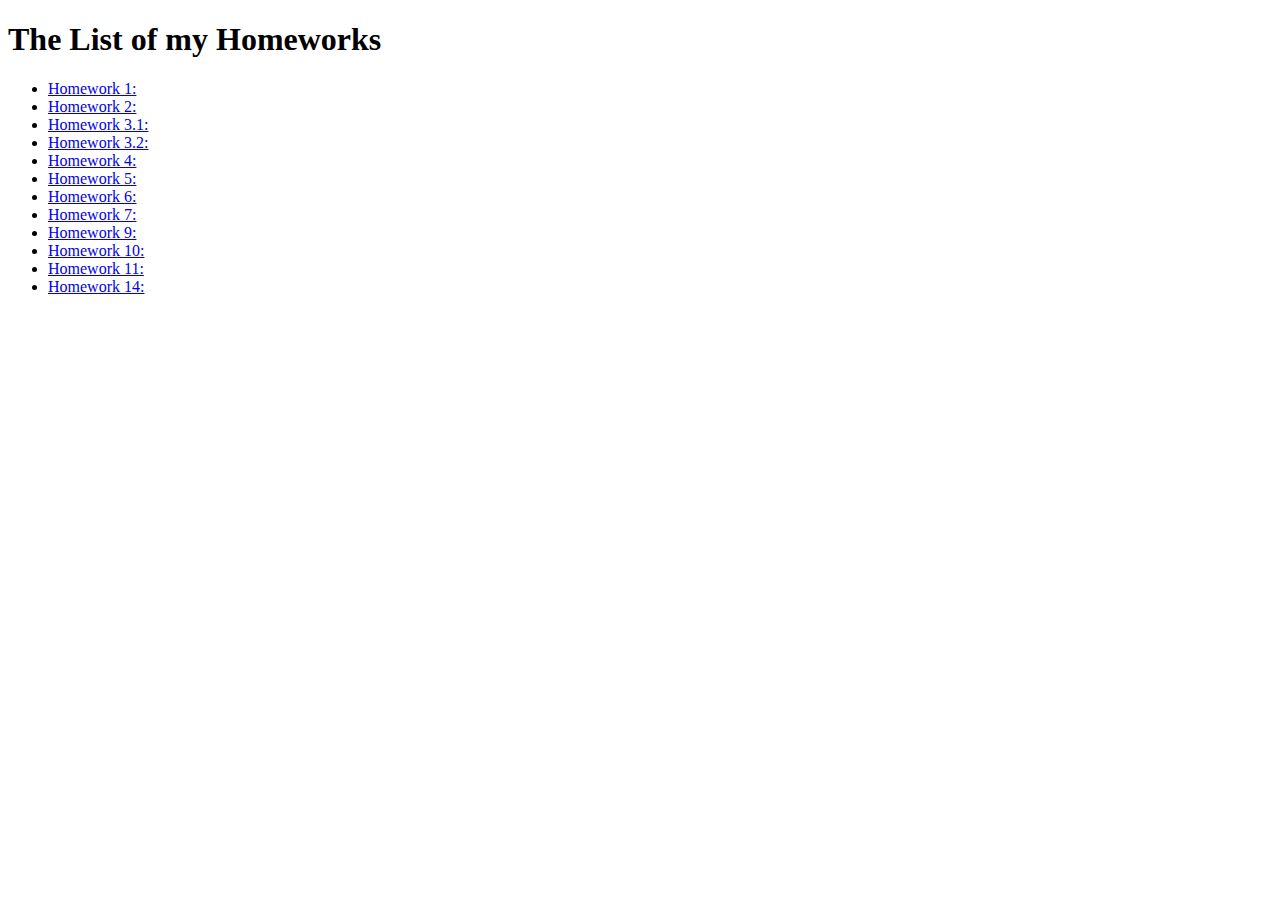
<file: index.html>
<!DOCTYPE html>
<html lang="en">
<head>
    <meta charset="UTF-8">
    <meta name="viewport" content="width=device-width, initial-scale=1.0">
    <title>My Homeworks</title>
</head>
<body>
    <h1>The List of my Homeworks</h1>
    <ul>
        <li><a href="hw_01/index.html"> Homework 1:</a></li>
        <li><a href="hw_02/index.html"> Homework 2:</a></li>
        <li><a href="hw_03/task_01/index.html"> Homework 3.1:</a></li>
        <li><a href="hw_03/task_02/index.html"> Homework 3.2:</a></li>
        <li><a href="hw_04/index.html"> Homework 4:</a></li>
        <li><a href="hw_05/index.html"> Homework 5:</a></li>
        <li><a href="hw_06/index.html"> Homework 6:</a></li>
        <li><a href="hw_07/index.html"> Homework 7:</a></li>
        <!-- <li><a href="hw_08/index.html"> Homework 8:</a></li> -->
        <li><a href="./hw_09/index.html"> Homework 9:</a></li>
        <li><a href="./hw_10/index.html"> Homework 10:</a></li>
        <li><a href="./hw_11/index.html"> Homework 11:</a></li>
        <li><a href="./hw_14/index.html/index.html"> Homework 14:</a></li>
        

    </ul>
</body>
</html>
</file>
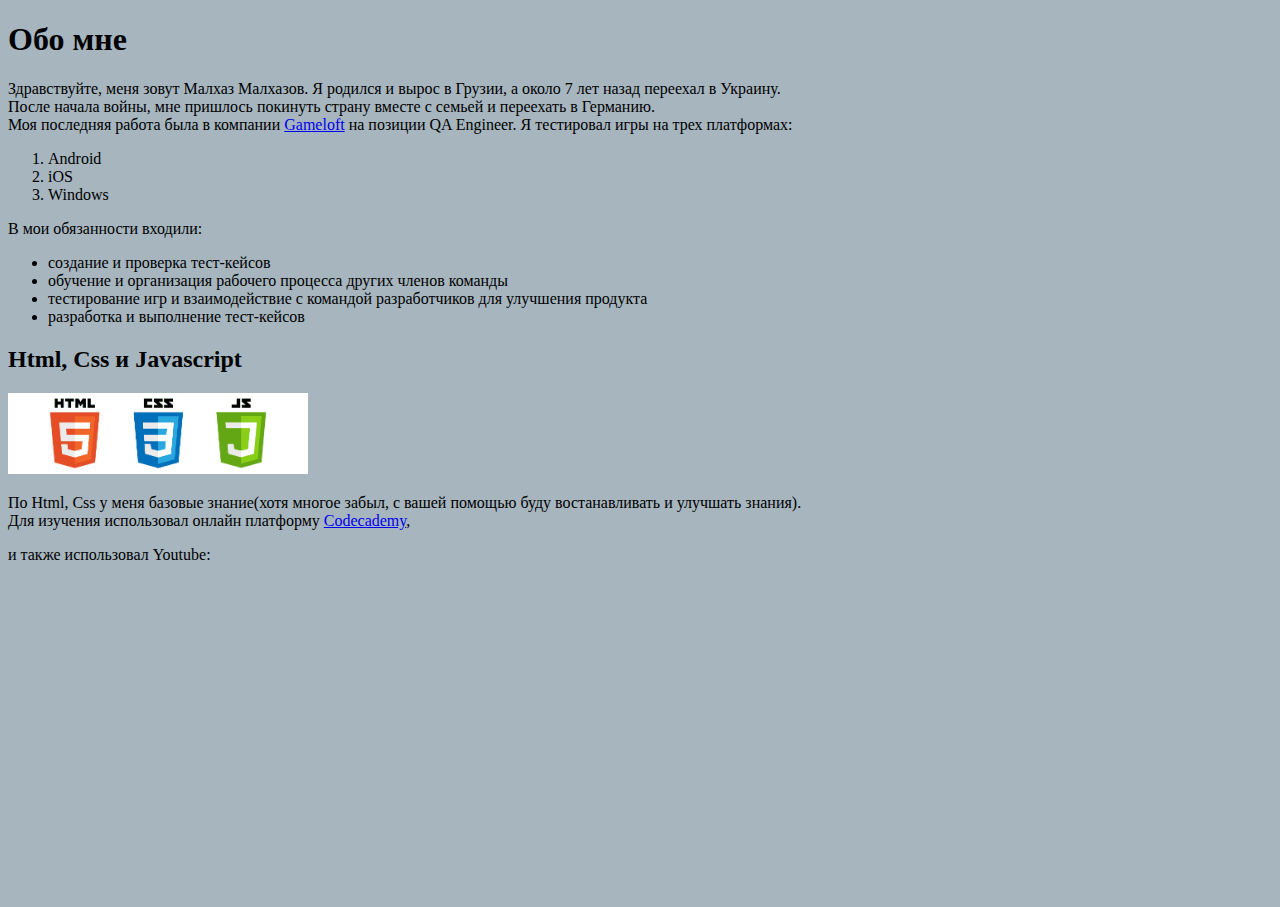
<file: hw_01/index.html>
<!DOCTYPE html>
<html lang="en">
  <head>
    <meta charset="UTF-8" />
    <meta name="viewport" content="width=device-width, initial-scale=1.0" />
    <title>Document</title>
  </head>
  <body style="background-color: rgb(166, 181, 190);" >

    <h1>Обо мне</h1>

    <p >
      Здравствуйте, меня зовут Малхаз Малхазов. Я родился и вырос в Грузии, а
      около 7 лет назад переехал в Украину. <br>После начала войны, мне пришлось
      покинуть страну вместе с семьей и переехать в Германию.<br> Моя последняя
      работа была в компании
      <a href="https://www.gameloft.com/" target="_blank">Gameloft</a> на
      позиции QA Engineer. Я тестировал игры на трех платформах:
      <ol>
            <li>Android </li>
            <li>iOS </li>
            <li>Windows</li>

        </ol> 
            
        В мои обязанности входили:
      <ul> 
        <li>создание и проверка тест-кейсов</li>
        <li>обучение и организация рабочего процесса других членов команды</li>
        <li>тестирование игр и взаимодействие с командой разработчиков для улучшения
            продукта</li>
        <li>разработка и выполнение тест-кейсов</li>
        </ul>
        
    </p>
    

    <h2>Html, Css и Javascript</h2>
    <img width="300" src="./htmlcssjs.png" alt="html css js">

    <p>По Html, Css у меня базовые знание(хотя многое забыл, с вашей помощью буду востанавливать и улучшать знания).
        <br>Для изучения использовал онлайн платформу
        <a href="https://www.codecademy.com/learn/learn-html" target="_blank">Codecademy</a>,<br>
    </p>

    <p> и также использовал Youtube:</p>
    <iframe width="420" height="315"  src="https://www.youtube.com/embed/138enunVlfs?list=PLq0LuvW0PKuKM0JH8YME27a2HmES8NX_8" title="Learn HTML with Codecademy: Introduction to HTML Part 1." frameborder="0" allow="accelerometer; autoplay; clipboard-write; encrypted-media; gyroscope; picture-in-picture; web-share" referrerpolicy="strict-origin-when-cross-origin" allowfullscreen>

   
        </iframe>

    <br />
    
          

  </body>
</html>
</file>
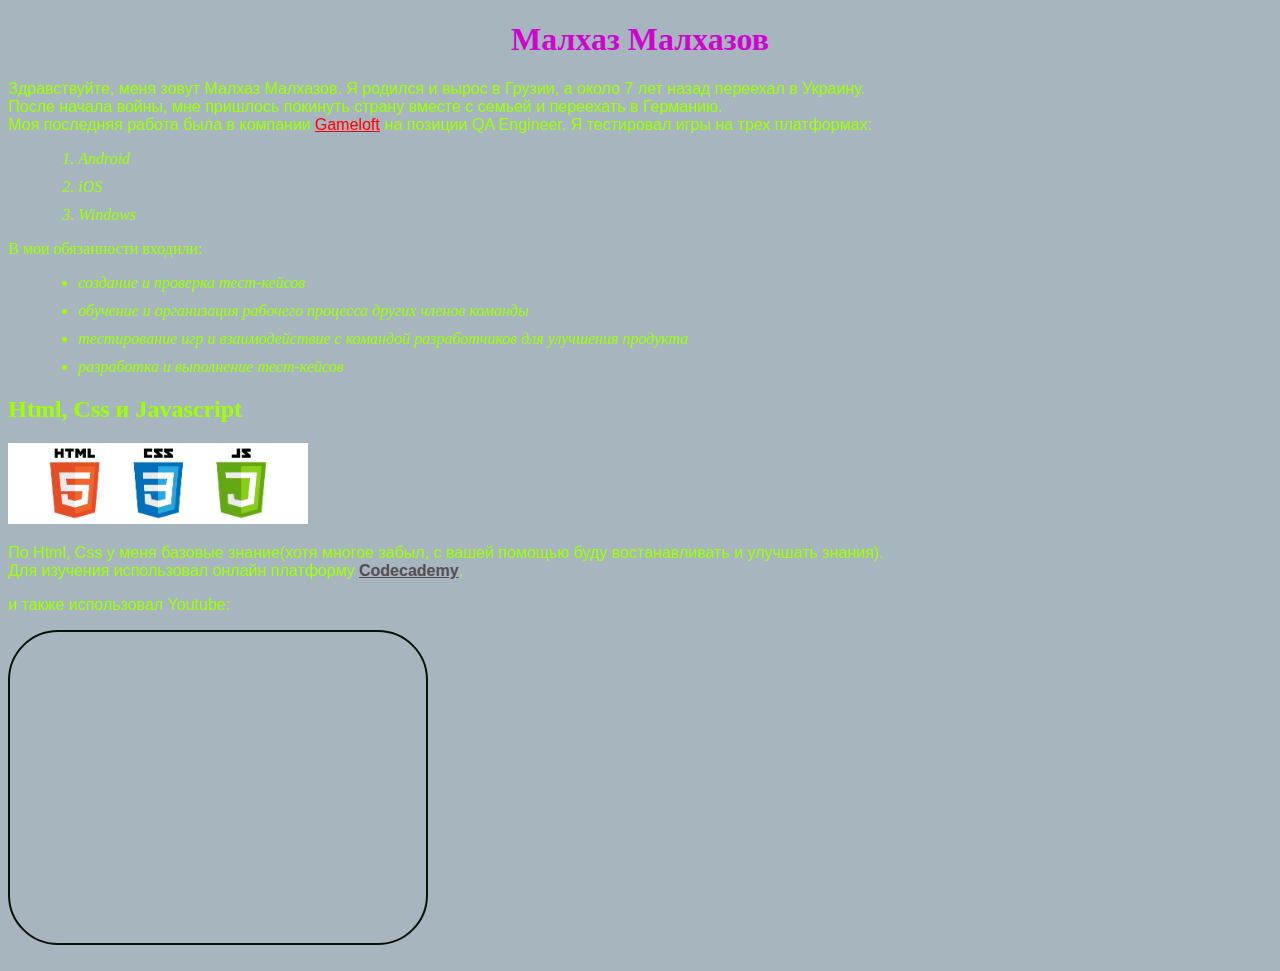
<file: hw_02/index.html>
<!DOCTYPE html>
<html lang="en">
  <head>
    <meta charset="UTF-8" />
    <meta name="viewport" content="width=device-width, initial-scale=1.0" />
    <link rel="stylesheet" href="style.css">
    <title>Malkhaz Malkhazov</title>
  </head>
  <body style="background-color: rgb(166, 181, 190);" >

    <h1>Малхаз Малхазов</h1>

    <p >
      Здравствуйте, меня зовут Малхаз Малхазов. Я родился и вырос в Грузии, а
      около 7 лет назад переехал в Украину. <br>После начала войны, мне пришлось
      покинуть страну вместе с семьей и переехать в Германию.<br> Моя последняя
      работа была в компании
      <a class="css-gameloft-link" href="https://www.gameloft.com/" target="_blank">Gameloft</a> на
      позиции QA Engineer. Я тестировал игры на трех платформах:

      <ol class="css-list">
            <li class="css-list-item">Android </li>
            <li class="css-list-item">iOS </li>
            <li class="css-list-item">Windows</li>

        </ol> 
            
        В мои обязанности входили:
      <ul class="css-list"> 
        <li class="css-list-item">создание и проверка тест-кейсов</li>
        <li class="css-list-item">обучение и организация рабочего процесса других членов команды</li>
        <li class="css-list-item">тестирование игр и взаимодействие с командой разработчиков для улучшения
            продукта</li>
        <li class="css-list-item">разработка и выполнение тест-кейсов</li>
        </ul>
        
    </p>
    

    <h2>Html, Css и Javascript</h2>
    <img width="300" src="./htmlcssjs.png" alt="html css js">

    <p>По Html, Css у меня базовые знание(хотя многое забыл, с вашей помощью буду востанавливать и улучшать знания).
        <br>Для изучения использовал онлайн платформу
        <a class="css-codecademy-link" href="https://www.codecademy.com/learn/learn-html" target="_blank">Codecademy</a>,<br>
    </p>

    <p> и также использовал Youtube:</p>
    <iframe class ="video-frame" width="420" height="315"  src="https://www.youtube.com/embed/138enunVlfs?list=PLq0LuvW0PKuKM0JH8YME27a2HmES8NX_8" title="Learn HTML with Codecademy: Introduction to HTML Part 1." frameborder="0" allow="accelerometer; autoplay; clipboard-write; encrypted-media; gyroscope; picture-in-picture; web-share" referrerpolicy="strict-origin-when-cross-origin" allowfullscreen>

        </iframe>

    <br />
    
          

  </body>
</html>
</file>
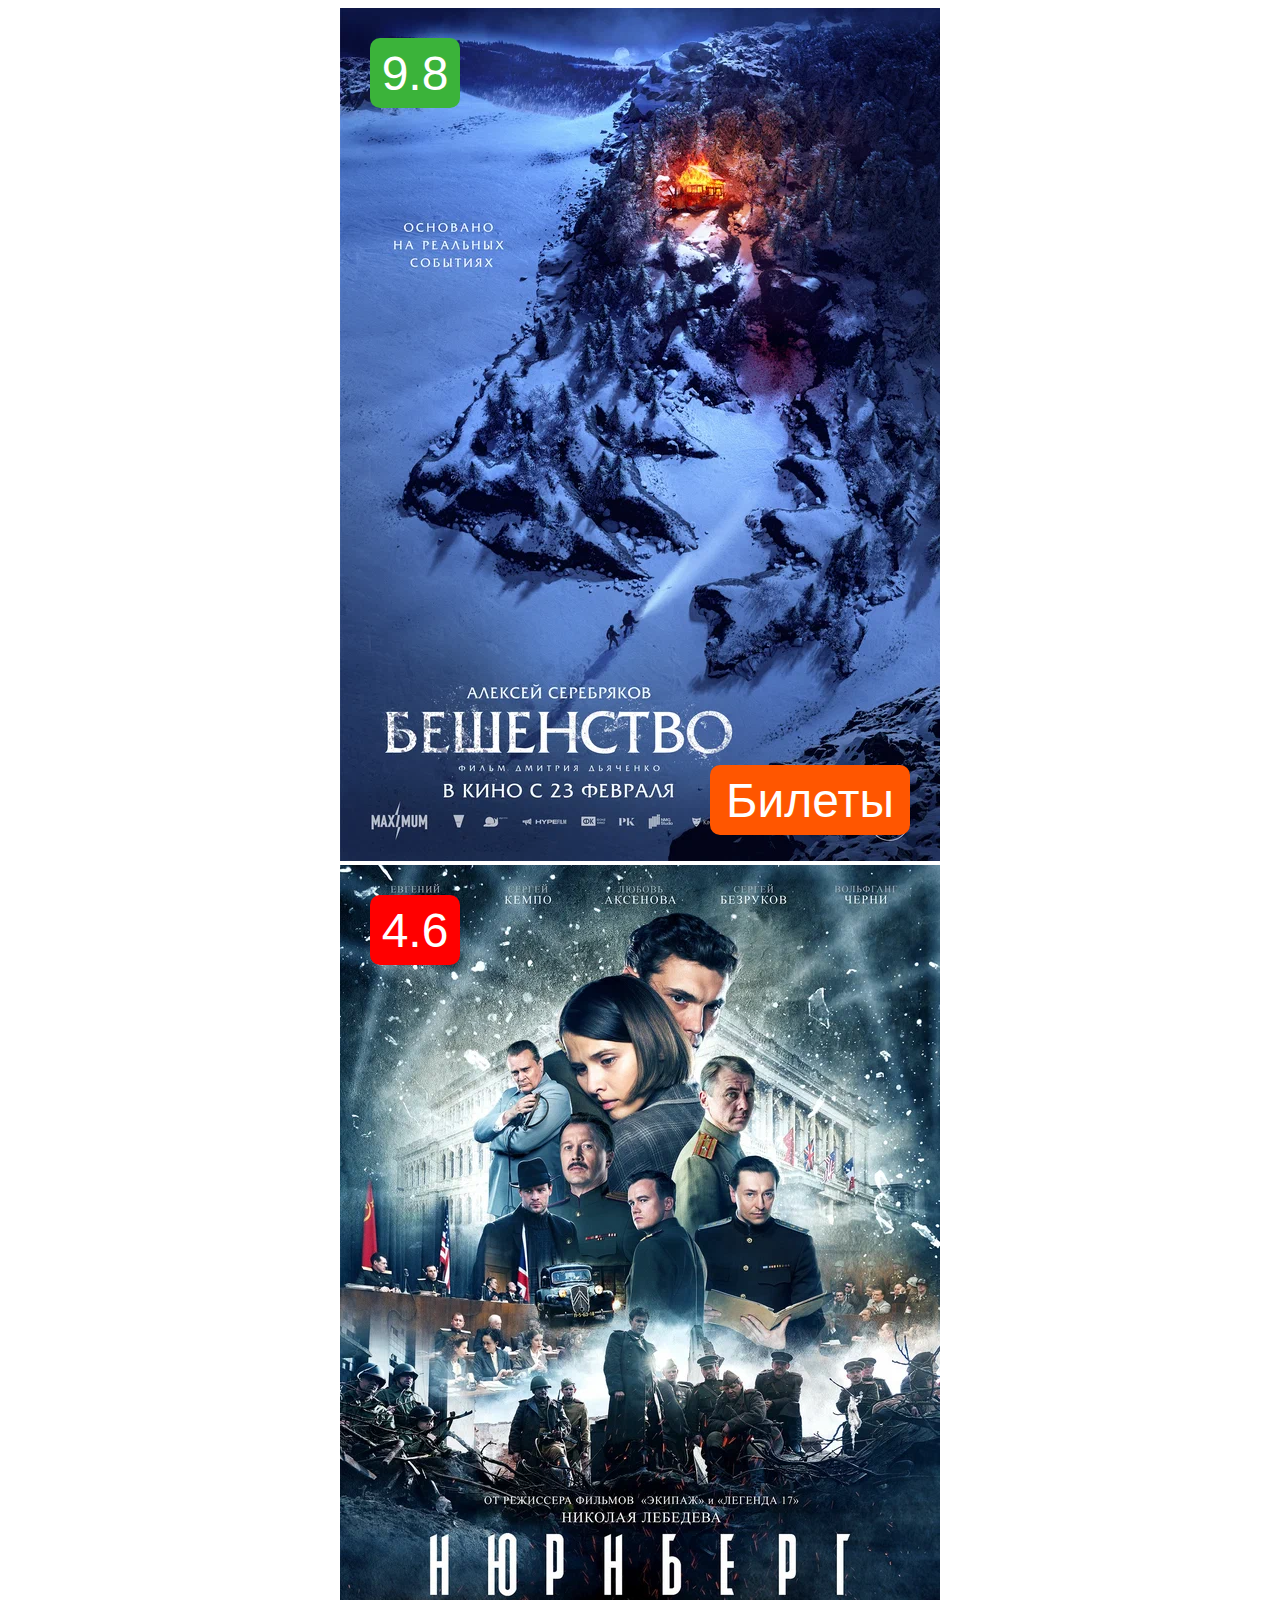
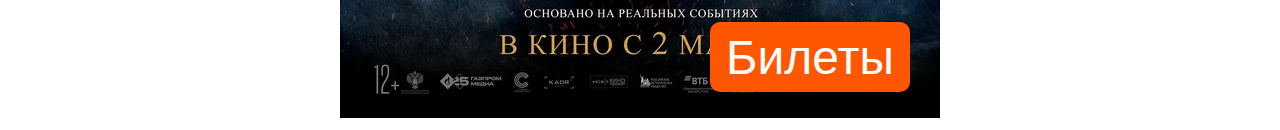
<file: hw_05/index.html>
<!DOCTYPE html>
<html lang="en">
<head>
  <meta charset="UTF-8">
  <meta http-equiv="X-UA-Compatible" content="IE=edge">
  <meta name="viewport" content="width=device-width, initial-scale=1.0">
  <link rel="stylesheet" href="style.css">
  <title>Movie</title>
</head>
<body>
  <!-- ваш код -->
  <div class = "main_movie_poster">
      <div class="movie_poster">
        <img src="movie1.webp" alt="movie1">
        <div class="movie_poster1">9.8</div>
        <div>Билеты</div>
      </div>

      <div class="movie_poster">
      <img src="movie2.webp" alt="movie2">
      <div class="movie_poster2">4.6</div>
      <div>Билеты</div>
    </div>

  </div>

</body>
</html>
</file>
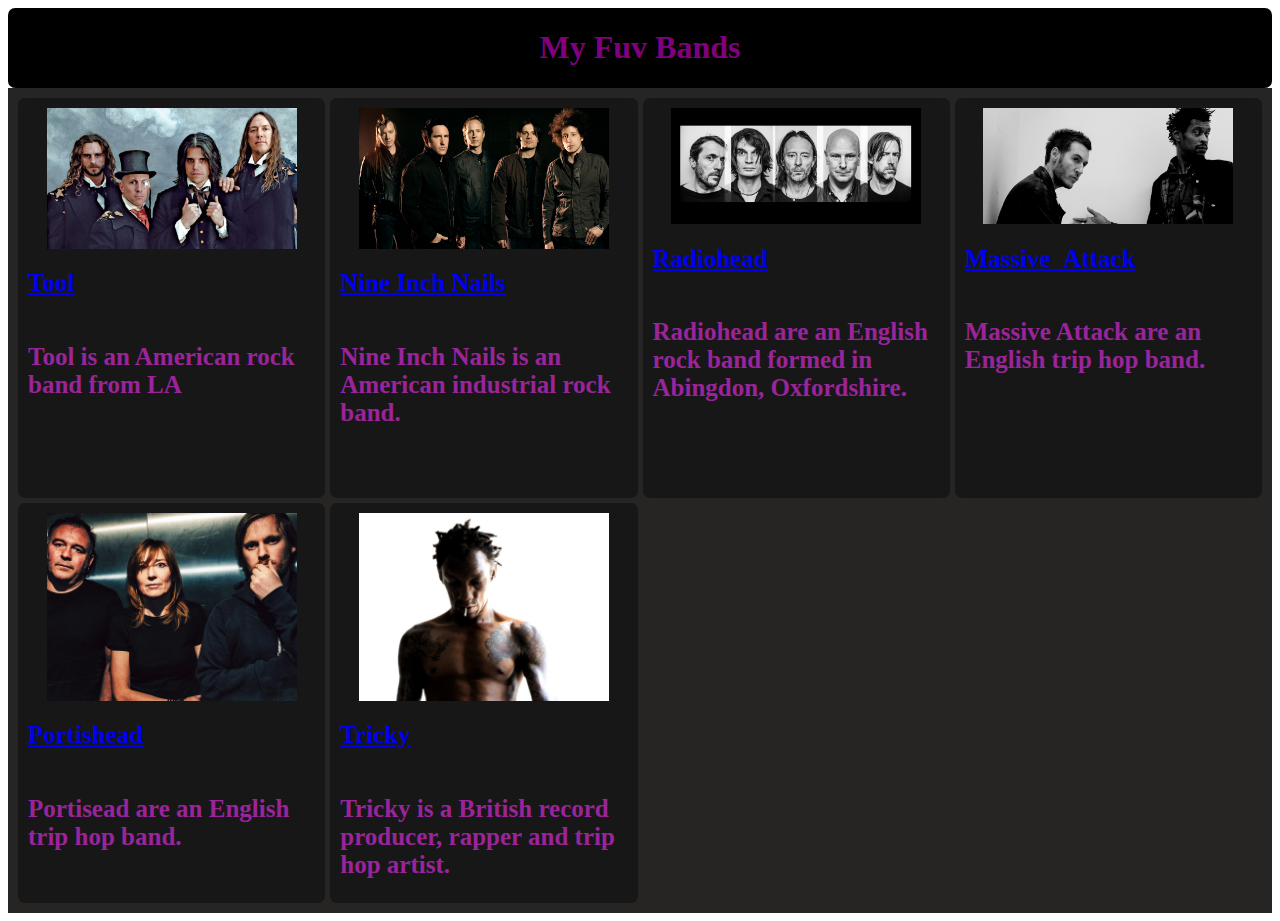
<file: hw_06/index.html>
<!DOCTYPE html>
<html lang="en">
  <head>
    <meta charset="UTF-8" />
    <meta name="viewport" content="width=device-width, initial-scale=1.0" />
    <link rel="stylesheet" href="style.css">
    <title>My Favorite Bands</title>
  </head>
  <body>
    <header>
      <h1>My Fuv Bands</h1>
    </header>

    <main>
       <div class="bands-container">
        <div class="band-card">
          <img src="./Tool.jpg" alt="Tool" />
          <h2>
            <a href="https://en.wikipedia.org/wiki/Tool_(band)" target="Tool"
              >Tool</a
            >
          </h2>
          <p>Tool is an American rock band from LA</p>
        </div>
        <div class="band-card">
          <img src="./Nine_Inch_Nails.jpg" alt="Nine Inch Nails" />
          <h2>
            <a href="https://en.wikipedia.org/wiki/Nine_Inch_Nails" target="Nine Inch Nails"
              >Nine Inch Nails</a
            >
          </h2>
          <p>Nine Inch Nails is an American industrial rock band.</p>
        </div>
        <div class="band-card">
          <img src="./Radiohead.jpg" alt="Tool" />
          <h2>
            <a href="https://en.wikipedia.org/wiki/Radiohead" target="Radiohead"
              >Radiohead</a
            >
          </h2>
          <p>Radiohead are an English rock band formed in Abingdon, Oxfordshire.</p>
        </div>
        <div class="band-card">
          <img src="./Massive_Attack.jpg" alt="Massive Attack" />
          <h2>
            <a href="https://en.wikipedia.org/wiki/Massive_Attack" target="Massive Attack"
              >Massive_Attack</a
            >
          </h2>
          <p>Massive Attack are an English trip hop band.</p>
        </div>
        <div class="band-card">
          <img src="./Portishead.jpg" alt="Portishead" />
          <h2>
            <a href="https://en.wikipedia.org/wiki/Portishead_(band)" target="Portishead"
              >Portishead</a
            >
          </h2>
          <p>Portisead are an English trip hop band.</p>
        </div>
        <div class="band-card">
          <img src="./Tricky.jpg" alt="Tricky" />
          <h2>
            <a href="https://en.wikipedia.org/wiki/Tricky_(rapper)" target="Tricky"
              >Tricky</a
            >
          </h2>
          <p>Tricky is a British record producer, rapper and trip hop artist.</p>
        </div>

      </div>
    </main>
  </body>
</html>
</file>
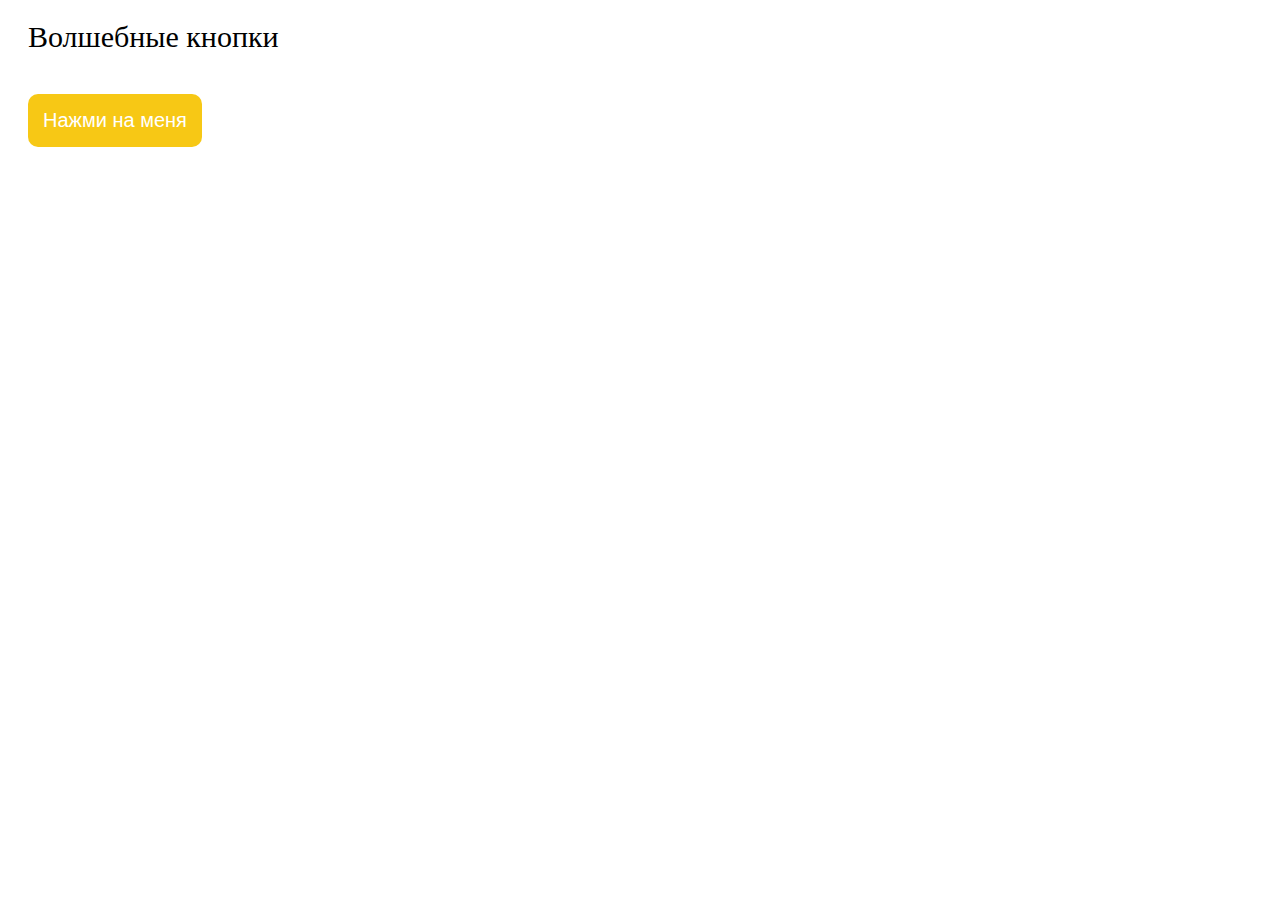
<file: hw_09/index.html>
<!DOCTYPE html>
<html lang="en">
<head>
    <meta charset="UTF-8">
    <script defer src="./index.js"></script>
    <link rel="stylesheet" href="./index.css">
    <title>Exercise 1</title>
</head>
<body>

    <p id='text'>Волшебные кнопки</p>
    <button id="magic-btn">Нажми на меня</button>
    
</body>
</html>
</file>
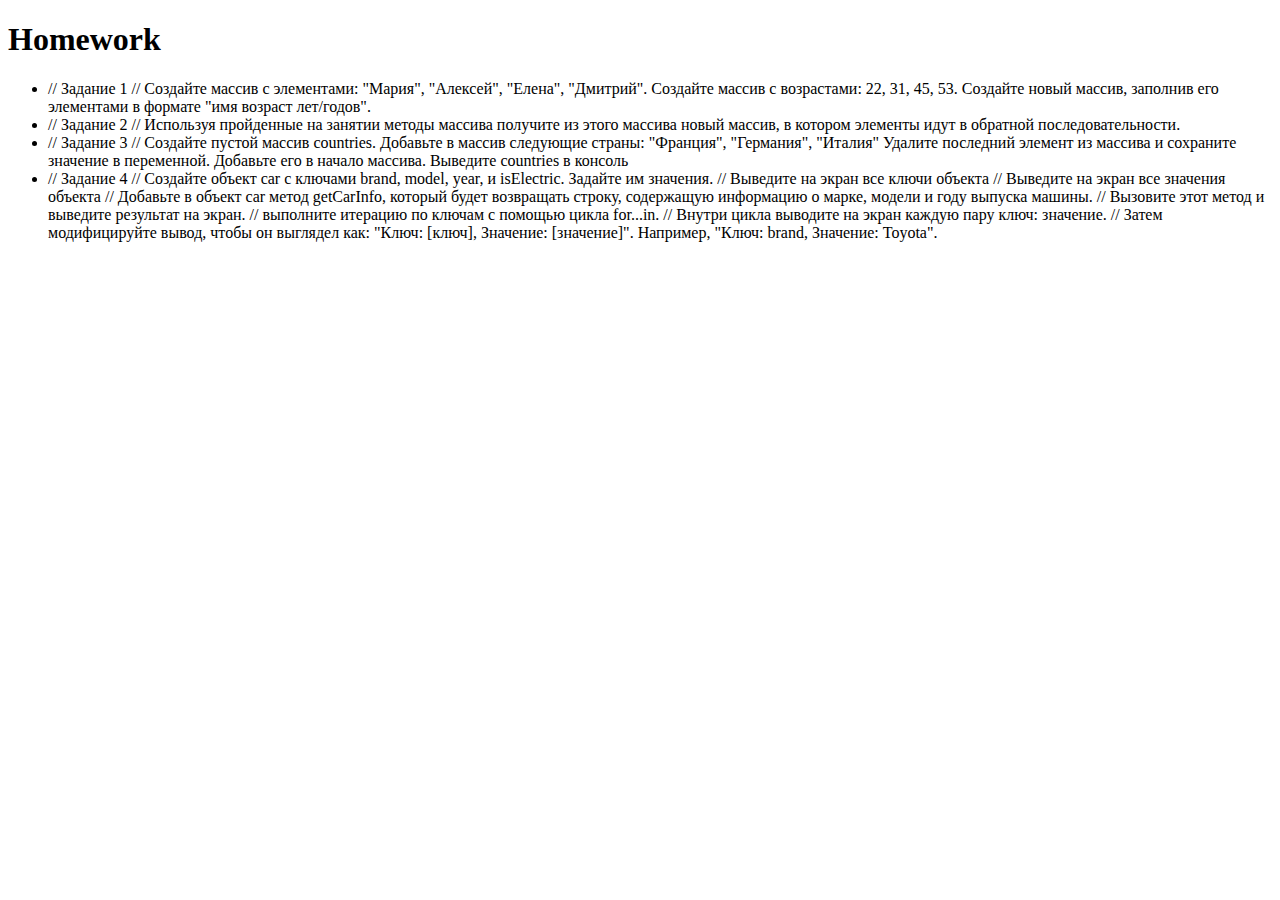
<file: hw_11/index.html>
<!DOCTYPE html>
<html lang="en">
<head>
    <meta charset="UTF-8">
    <meta name="viewport" content="width=device-width, initial-scale=1.0">
    <script defer src="./script.js"></script>
    <title>Homework 11</title>
</head>
<body>
    <h1>Homework</h1>
    <ul>
        <li>// Задание 1 // Создайте массив с элементами: "Мария", "Алексей", "Елена", "Дмитрий". Создайте массив с возрастами: 22, 31, 45, 53. Создайте новый массив, заполнив его элементами в формате "имя возраст лет/годов".</li>
        <li>// Задание 2 // Используя пройденные на занятии методы массива получите из этого массива новый массив, в котором элементы идут в обратной последовательности.</li>
        <li>// Задание 3 // Создайте пустой массив countries. Добавьте в массив следующие страны: "Франция", "Германия", "Италия" Удалите последний элемент из массива и сохраните значение в переменной. Добавьте его в начало массива. Выведите countries в консоль</li>
        <li>// Задание 4 // Создайте объект car с ключами brand, model, year, и isElectric. Задайте им значения. // Выведите на экран все ключи объекта // Выведите на экран все значения объекта // Добавьте в объект car метод getCarInfo, который будет возвращать строку, содержащую информацию о марке, модели и году выпуска машины. // Вызовите этот метод и выведите результат на экран. // выполните итерацию по ключам с помощью цикла for...in. // Внутри цикла выводите на экран каждую пару ключ: значение. // Затем модифицируйте вывод, чтобы он выглядел как: "Ключ: [ключ], Значение: [значение]". Например, "Ключ: brand, Значение: Toyota".</li>
        
    </ul>
</body>
</html>
</file>
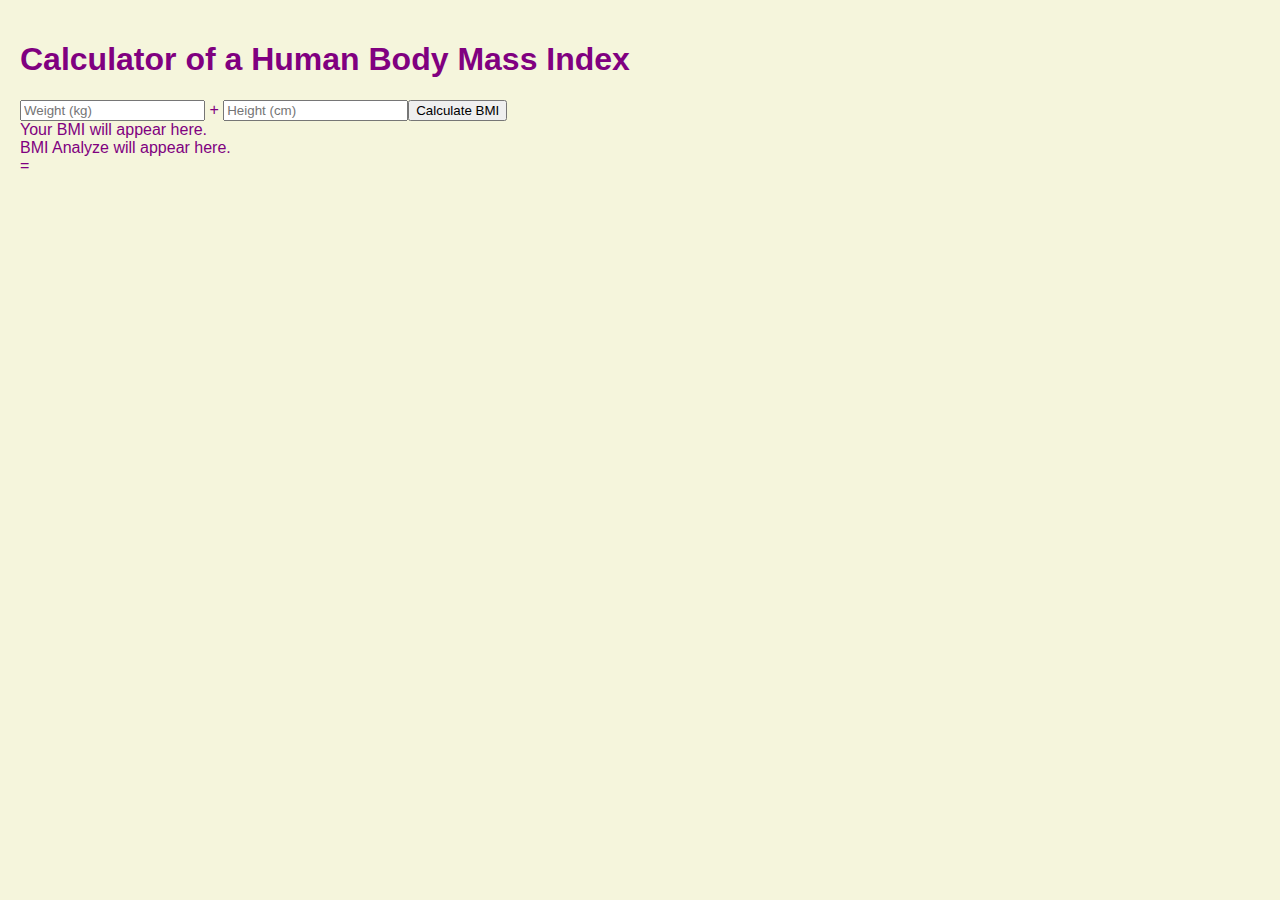
<file: hw_14/index.html>
<!DOCTYPE html>
<html lang="en">
  <head>
    <meta charset="UTF-8" />
    <meta name="viewport" content="width=device-width, initial-scale=1.0" />
    <link rel="stylesheet" href="./styles/style.css" />
    <script src="scripts/main.js" defer></script>
    <title>Document</title>
  </head>
  <body>
    <h1 class="header">Calculator of a Human Body Mass Index</h1>
    <input type="text" placeholder="Weight (kg)" /> + <input type="text" placeholder="Height (cm)" /> =
  </body>
</html>
</file>
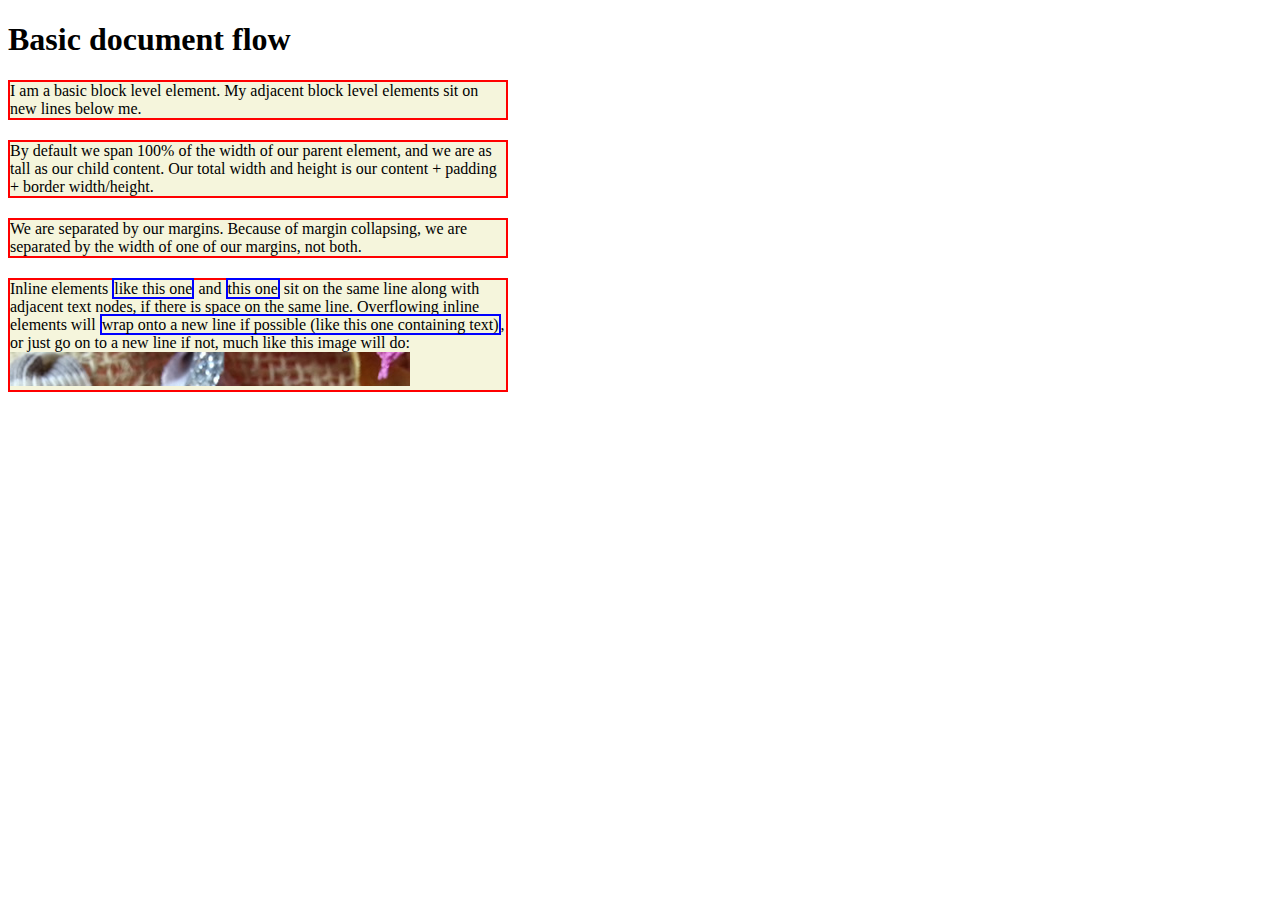
<file: hw_03/task_01/index.html>
<!DOCTYPE html>
<html lang="en">
<head>
  <meta charset="UTF-8">
  <meta http-equiv="X-UA-Compatible" content="IE=edge">
  <meta name="viewport" content="width=device-width, initial-scale=1.0">
  <link rel="stylesheet" href="style.css">
  <title>Homework_03_task_01</title>
  
</head>
<body>
  <h1>Basic document flow</h1>

<p>
  I am a basic block level element. My adjacent block level elements sit on new
  lines below me.
</p>

<p>
  By default we span 100% of the width of our parent element, and we are as tall
  as our child content. Our total width and height is our content + padding +
  border width/height.
</p>

<p>
  We are separated by our margins. Because of margin collapsing, we are
  separated by the width of one of our margins, not both.
</p>

<p>
  Inline elements <span>like this one</span> and <span>this one</span> sit on
  the same line along with adjacent text nodes, if there is space on the same
  line. Overflowing inline elements will
  <span>wrap onto a new line if possible (like this one containing text)</span>,
  or just go on to a new line if not, much like this image will do:
  <img src="long.jpeg" alt="snippet of cloth" />
</p>
</body>
</html>
</file>
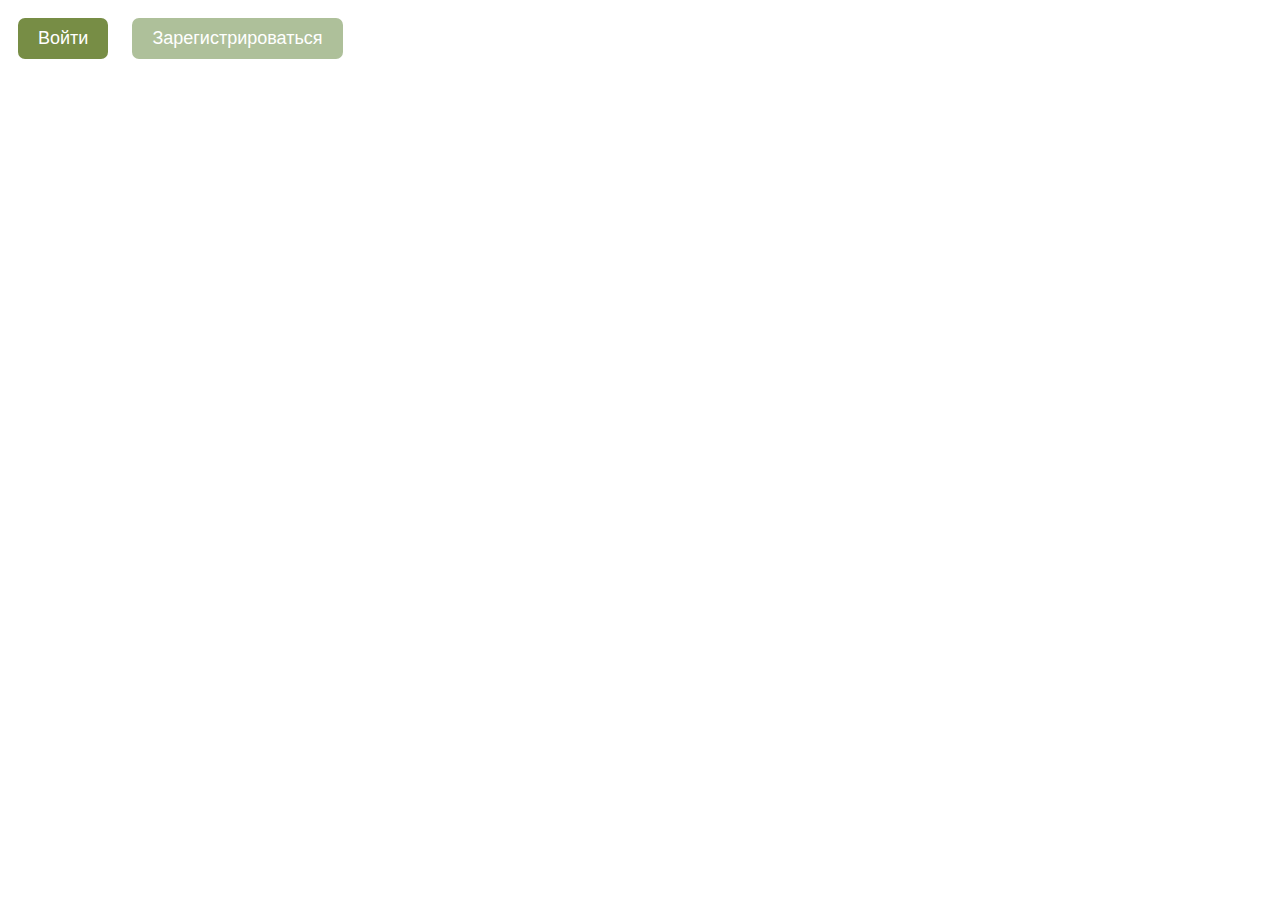
<file: hw_03/task_02/index.html>
<!DOCTYPE html>
<html lang="en">

<head>
  <meta charset="UTF-8">
  <meta http-equiv="X-UA-Compatible" content="IE=edge">
  <meta name="viewport" content="width=device-width, initial-scale=1.0">
  <link rel="stylesheet" href="style.css">
  <title>Document</title>

</head>

<body>

  <button id="login" class="button green">
    Войти
  </button>

  <a id="registration" class="button light-green">
    Зарегистрироваться
  </a>

</body>

</html>
</file>
<file: hw_02/style.css>
* {
  color: rgb(157, 255, 0);
  box-sizing: border-box;
}

h1 {
  color: rgb(207, 5, 207);
  text-align: center;
  font-weight: 7000;
}

p {
  font-family: "Verdana", sans-serif;
}

.css-list {
  color: black;
  font-style: italic;
  margin-left: 30px;
}

.css-list-item {
  margin-bottom: 10px;
}

.css-gameloft-link {
  color: red;
  text-decoration: underline;
}

.css-codecademy-link {
  color: rgb(84, 78, 81);
  text-decoration: underline;
  font-weight: bold;
}

.video-frame {
    display: block;
    border: 2px solid #081203;
    border-radius: 50px;
  }
</file>
<file: hw_05/style.css>
.main_movie_poster {
    display: flex;
    flex-direction: column;
    align-items: center;
  }
  
  .movie_poster {
    position: relative;
    width: fit-content;
    height: fit-content;
  }
  
  .movie_poster > div {
    display: flex;
    justify-content: center;
    align-items: center;
    width: 200px;
    height: 70px;
    border-radius: 10px;
    background-color: rgb(255, 86, 0);
    font: 3em sans-serif;
    color: white;
    position: absolute;
    bottom: 30px;
    right: 30px;
  }
  
 
   .movie_poster .movie_poster1 {
    top: 30px;
    left: 30px;
    width: 90px;
    background-color: rgb(59, 179, 58);
  }
  .movie_poster .movie_poster2 {
    top: 30px;
    left: 30px;
    width: 90px;
    background-color: rgb(255, 0, 0);
  }
</file>
<file: hw_06/style.css>
* {
  box-sizing: border-box;
}

header {
  position: sticky;
  top: 0px;
  display: flex;
  justify-content: center;
  width: 100%;
  height: 80px;
  background-color: black;
  border-radius: 7px;
}

h1 {
  color: purple;
  font-weight: bold;
}

main {
  /* flex: 1; */
  display: flex;
  padding: 10px 10px;
  display: flex;
  justify-content: center;
  
  background-color: rgb(39, 36, 36);
}

/* footer {
  width: 100%;
  height: 50px;
  background-color:black;
} */

.bands-container {
  display: grid;
  width: 100%;
  grid-template-columns: repeat(auto-fill, minmax(300px, 1fr));
  gap: 5px;
  grid-auto-rows: 400px;
  
}

.band-card {
  display: flex;
  flex-direction: column;
  align-items: center;
  padding: 10px;
  border-radius: 7px;
  background-color: rgb(23, 23, 23);
}

.bands-container img {
  width: 250px;
  height: auto;
  object-fit: cover;
  
}

.bands-container h2,
p {
  color: rgb(154, 36, 154);
  width: 100%;
  font-size: 25px;
  font-weight: bold;
}
</file>
<file: hw_09/index.css>
#magic-btn {
  background-color: #f7c815;
  color: white;
  font-size: 20px;
  margin: 20px;
  border-radius: 10px;
  border: none;
  padding: 15px;
}

.second-btn {
  font-size: 20px;
  margin: 20px;
  border-radius: 10px;
  border: none;
  padding: 15px;
}


#text {
  font-size: 30px;
  margin: 20px;
}
</file>
<file: hw_14/styles/style.css>
body {
    font-family: Arial, sans-serif; 
    background-color: beige; 
    margin: 0; 
    padding: 20px; 
    color: purple;
}
</file>
<file: hw_03/task_01/style.css>
body {
  width: 500px;
}

p {
  margin: 20px 0;
  background-color: rgb(245, 245, 220);
  border: 2px solid red;
}

span {
  border: 2px solid blue;
}
</file>
<file: hw_03/task_02/style.css>
.button {
  font-size: 18px;
  font-family: Arial, sans-serif;
  border-radius: 7px;
  margin: 10px;
  padding: 10px 20px;
  color: white;
  border: none;
  text-align: center;
  display: inline-block;
}

.green {
  background-color: #778d45;
}

.light-green {
  background-color: #aec09a;
}

.button:hover {
  color: #000000;
}
</file>
